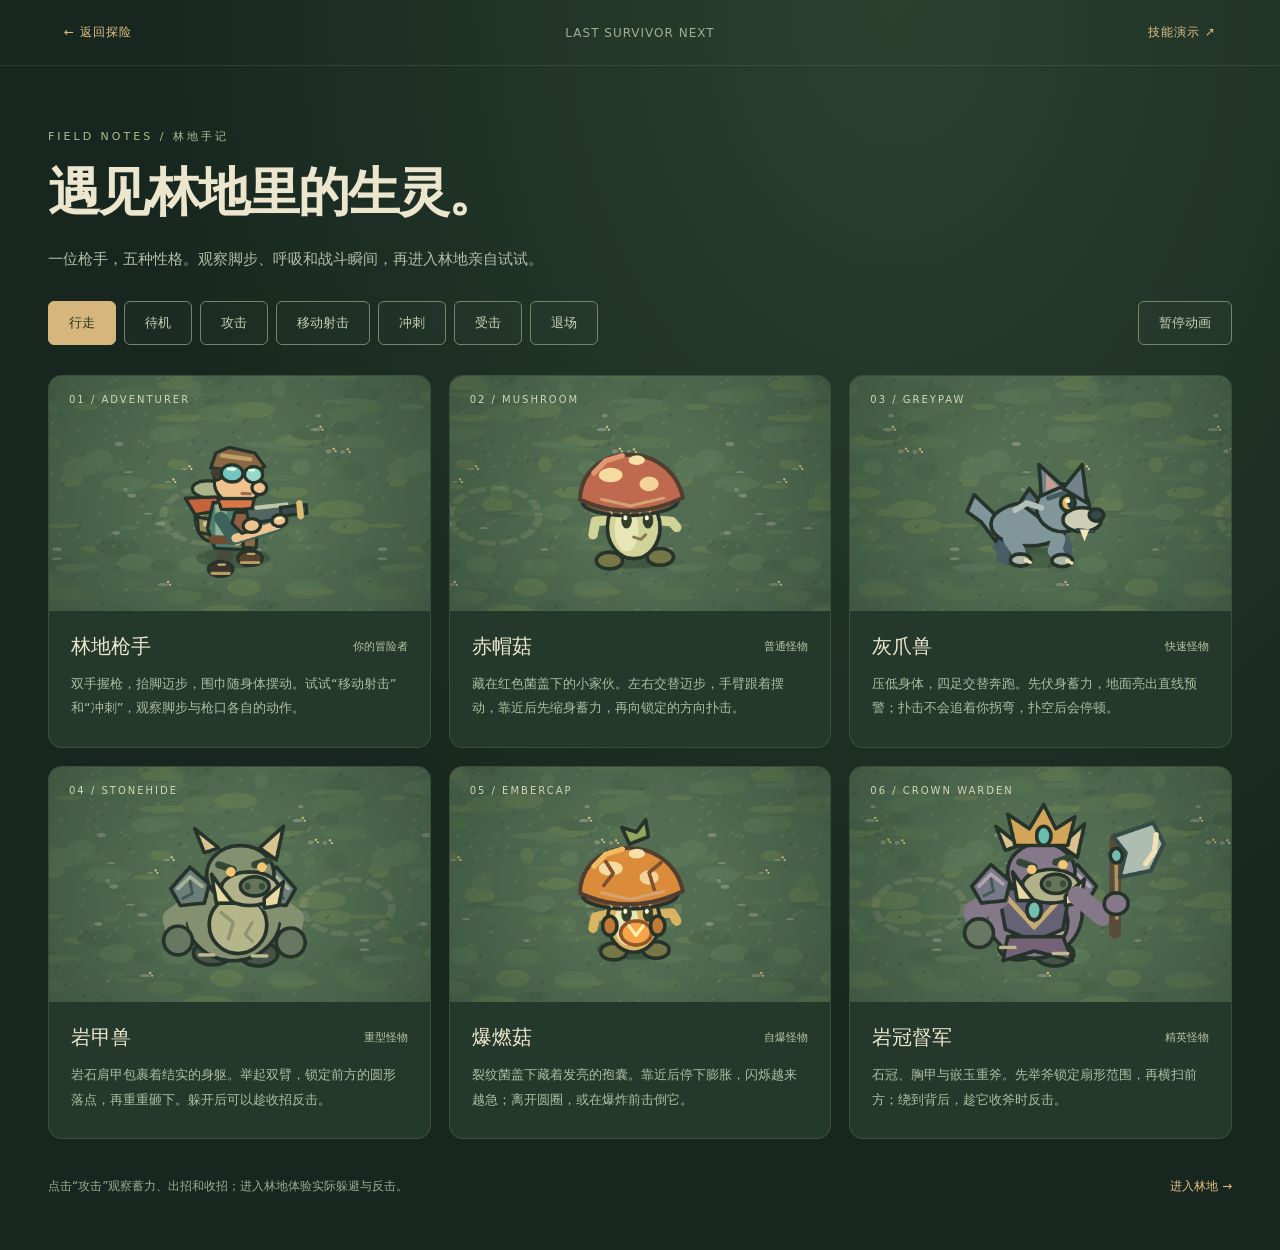
<file: gallery.html>
<!doctype html>
<html lang="zh-CN">
<head>
  <meta charset="utf-8">
  <meta name="viewport" content="width=device-width, initial-scale=1">
  <title>林地生灵 · 角色图鉴</title>
  <link rel="stylesheet" href="gallery.css?v=forest24">
</head>
<body>
  <header><a href="index.html">← 返回探险</a><span>LAST SURVIVOR NEXT</span><a href="skills.html">技能演示 ↗</a></header>
  <main>
    <p class="eyebrow">FIELD NOTES / 林地手记</p>
    <h1>遇见林地里的生灵。</h1>
    <p class="intro">一位枪手，五种性格。观察脚步、呼吸和战斗瞬间，再进入林地亲自试试。</p>
    <nav aria-label="动作选择">
      <button data-state="walk" aria-pressed="true">行走</button>
      <button data-state="idle" aria-pressed="false">待机</button>
      <button data-state="attack" aria-pressed="false">攻击</button>
      <button data-state="runshoot" aria-pressed="false">移动射击</button>
      <button data-state="dash" aria-pressed="false">冲刺</button>
      <button data-state="hurt" aria-pressed="false">受击</button>
      <button data-state="death" aria-pressed="false">退场</button>
      <button id="pause" aria-pressed="false">暂停动画</button>
    </nav>
    <section class="cards" aria-label="角色与怪物">
      <article><div class="number">01 / ADVENTURER</div><canvas data-kind="player" width="600" height="370" aria-label="林地枪手动作展示"></canvas><h2>林地枪手 <small>你的冒险者</small></h2><p>双手握枪，抬脚迈步，围巾随身体摆动。试试“移动射击”和“冲刺”，观察脚步与枪口各自的动作。</p></article>
      <article><div class="number">02 / MUSHROOM</div><canvas data-kind="normal" width="600" height="370" aria-label="赤帽菇动作展示"></canvas><h2>赤帽菇 <small>普通怪物</small></h2><p>藏在红色菌盖下的小家伙。左右交替迈步，手臂跟着摆动，靠近后先缩身蓄力，再向锁定的方向扑击。</p></article>
      <article><div class="number">03 / GREYPAW</div><canvas data-kind="fast" width="600" height="370" aria-label="灰爪兽动作展示"></canvas><h2>灰爪兽 <small>快速怪物</small></h2><p>压低身体，四足交替奔跑。先伏身蓄力，地面亮出直线预警；扑击不会追着你拐弯，扑空后会停顿。</p></article>
      <article><div class="number">04 / STONEHIDE</div><canvas data-kind="tank" width="600" height="370" aria-label="岩甲兽动作展示"></canvas><h2>岩甲兽 <small>重型怪物</small></h2><p>岩石肩甲包裹着结实的身躯。举起双臂，锁定前方的圆形落点，再重重砸下。躲开后可以趁收招反击。</p></article>
      <article><div class="number">05 / EMBERCAP</div><canvas data-kind="exploder" width="600" height="370" aria-label="爆燃菇动作展示"></canvas><h2>爆燃菇 <small>自爆怪物</small></h2><p>裂纹菌盖下藏着发亮的孢囊。靠近后停下膨胀，闪烁越来越急；离开圆圈，或在爆炸前击倒它。</p></article>
      <article><div class="number">06 / CROWN WARDEN</div><canvas data-kind="elite" width="600" height="370" aria-label="岩冠督军动作展示"></canvas><h2>岩冠督军 <small>精英怪物</small></h2><p>石冠、胸甲与嵌玉重斧。先举斧锁定扇形范围，再横扫前方；绕到背后，趁它收斧时反击。</p></article>
    </section>
    <footer>点击“攻击”观察蓄力、出招和收招；进入林地体验实际躲避与反击。<a href="index.html">进入林地 →</a></footer>
  </main>
  <script src="classes/EnemyConfig.js?v=forest24"></script>
  <script src="classes/ForestArt.js?v=forest24"></script>
  <script src="gallery.js?v=forest24"></script>
</body>
</html>
</file>
<file: gallery.css>
:root { color-scheme: dark; font-family: 'Microsoft YaHei', system-ui, sans-serif; background:#17271f; color:#ede6cf; }
* { box-sizing:border-box; }
body { margin:0; background:radial-gradient(ellipse at 70% 0%,#2b4130,transparent 60%); }
a { color:#e4c083; text-decoration:none; }
a:hover { color:#fff0c9; }
header { display:flex; justify-content:space-between; align-items:center; gap:16px; padding:24px 5vw; border-bottom:1px solid #ffffff16; color:#a0af94; font-size:12px; letter-spacing:1px; }
main { max-width:1240px; margin:auto; padding:52px 28px; }
.eyebrow { font-size:11px; letter-spacing:3px; color:#b0bd95; }
h1 { font-size:clamp(30px,5vw,52px); letter-spacing:-2px; margin:14px 0 18px; font-weight:600; }
.intro { color:#b3bea8; line-height:1.8; font-size:15px; max-width:650px; }
nav { display:flex; flex-wrap:wrap; gap:8px; margin:28px 0 30px; }
button { font:inherit; font-size:13px; min-height:44px; padding:10px 20px; background:#ffffff05; border:1px solid #73866b; border-radius:6px; color:#c8d2b7; cursor:pointer; }
button[aria-pressed=true] { background:#d6b67c; border-color:#d6b67c; color:#243729; }
button:focus-visible,a:focus-visible { outline:2px solid #f9d291; outline-offset:4px; }
#pause { margin-left:auto; }
.cards { display:grid; grid-template-columns:repeat(3,minmax(0,1fr)); gap:18px; }
article { position:relative; overflow:hidden; border:1px solid #83917240; border-radius:14px; background:#24382b; }
.number { position:absolute; top:18px; left:20px; z-index:1; font-size:10px; letter-spacing:2px; color:#d2d7b3; }
canvas { display:block; width:100%; height:auto; background:#435d44; }
h2 { font-size:20px; margin:22px 22px 12px; font-weight:500; }
small { float:right; font-size:11px; color:#b9c6a3; margin-top:6px; }
article p { font-size:13px; color:#aebfa5; line-height:1.9; margin:0 22px 26px; }
footer { display:flex; justify-content:space-between; gap:24px; margin-top:36px; font-size:12px; line-height:1.9; color:#99ad91; }
@media(max-width:850px) { .cards { grid-template-columns:repeat(2,minmax(0,1fr)); } }
@media(max-width:520px) { header {padding:18px;} header span:nth-child(2){display:none} main{padding:30px 18px}.cards{grid-template-columns:1fr} nav{gap:6px} button{padding:9px 14px}#pause{margin-left:0}footer{flex-direction:column} }
</file>
